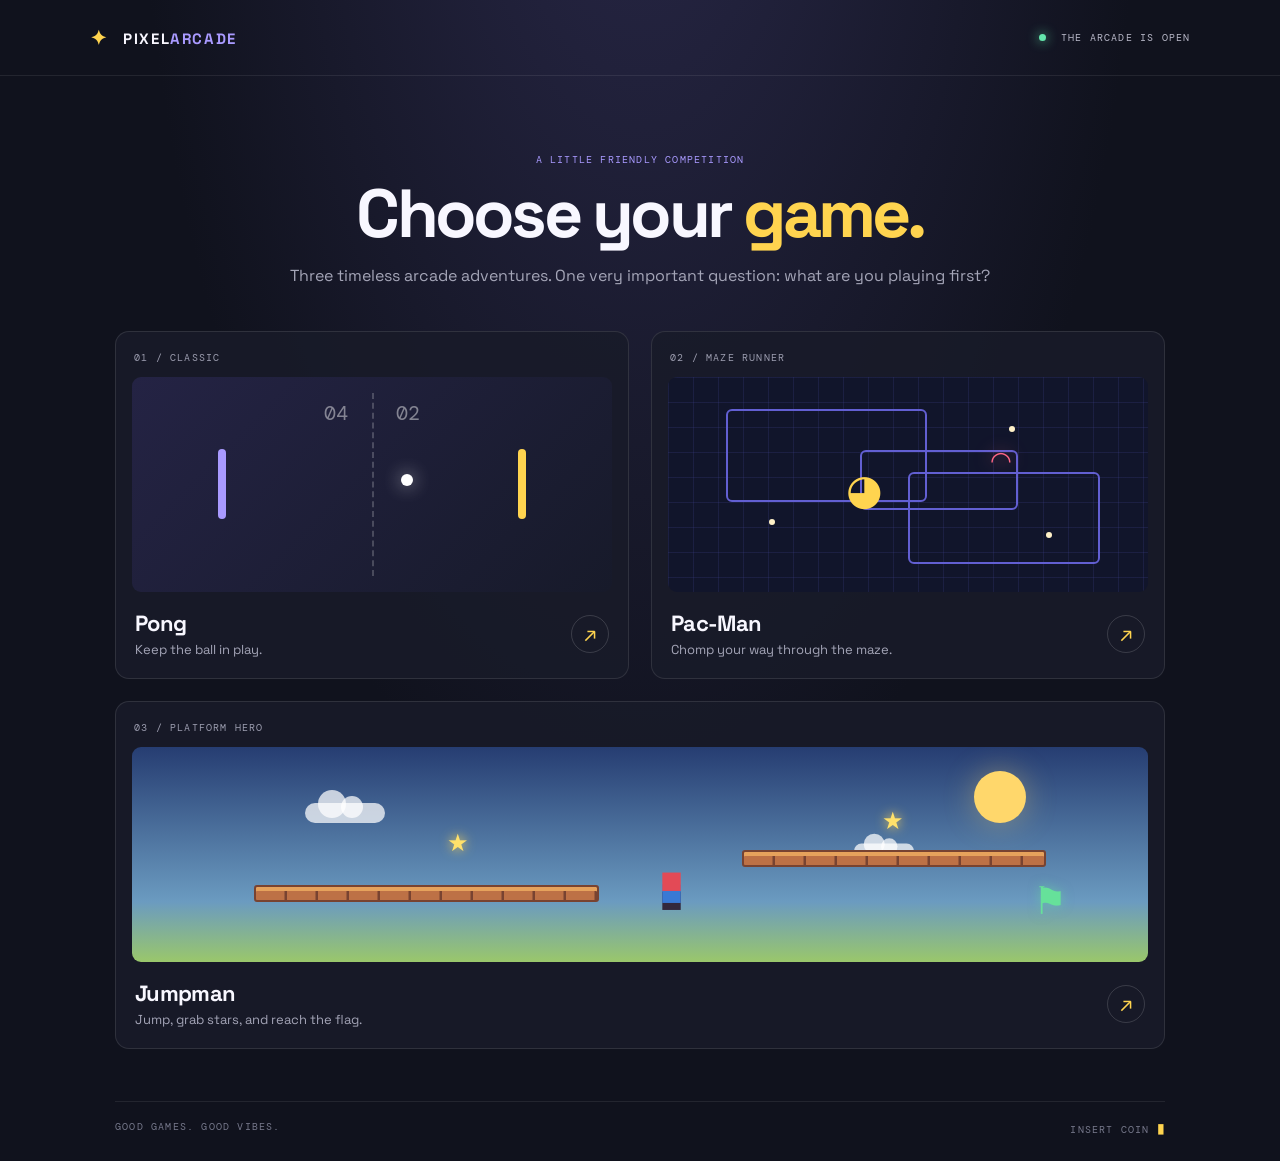
<file: index.html>
<!DOCTYPE html>
<html lang="en">
<head>
  <meta charset="UTF-8">
  <meta http-equiv="refresh" content="0; url=./slim/index.html">
  <title>Redirecting to Pixel Arcade</title>
  <script>
    window.location.replace('./slim/index.html');
  </script>
</head>
<body>
  <p>Redirecting to <a href="./slim/index.html">Pixel Arcade</a>...</p>
</body>
</html>
</file>
<file: slim/styles/styles.css>
@import url('https://fonts.googleapis.com/css2?family=DM+Mono:wght@400;500&family=Space+Grotesk:wght@400;500;600;700&display=swap');

:root { color-scheme: dark; --bg: #10121d; --panel: #191b29; --text: #f8f7ff; --muted: #a4a5b7; --purple: #a99aff; --yellow: #ffd44f; }
* { box-sizing: border-box; }
body { margin: 0; min-height: 100vh; color: var(--text); background: radial-gradient(ellipse at 50% -25%, #292849 0, var(--bg) 56%); font-family: 'Space Grotesk', sans-serif; }
button { color: inherit; font: inherit; }
.topbar { height: 76px; padding: 0 clamp(22px, 7vw, 110px); display: flex; align-items: center; justify-content: space-between; border-bottom: 1px solid rgba(255,255,255,.08); }
.brand { color: var(--text); text-decoration: none; font-size: 15px; letter-spacing: .11em; font-weight: 700; }
.brand > span:last-child { color: var(--purple); }.brand-mark { color: var(--yellow); margin-right: 9px; font-size: 20px; vertical-align: -1px; }
.topbar-note, .eyebrow, .card-index, .page-footer { font-family: 'DM Mono', monospace; letter-spacing: .12em; font-size: 10px; }
.topbar-note { color: #b8b8c8; }.status-dot { display: inline-block; width: 7px; height: 7px; margin-right: 8px; border-radius: 50%; background: #64e6ac; box-shadow: 0 0 12px #64e6ac; }
.page-shell { width: min(1050px, calc(100% - 44px)); margin: 0 auto; }
.intro { text-align: center; padding: 77px 0 45px; }.eyebrow { color: var(--purple); margin: 0 0 14px; }.intro h1 { font-size: clamp(42px, 7vw, 68px); line-height: 1; letter-spacing: -.055em; margin: 0; }.intro h1 span { color: var(--yellow); }.intro-copy { color: var(--muted); font-size: 16px; margin: 17px 0 0; }
.game-picker { display: grid; grid-template-columns: repeat(2, minmax(0, 1fr)); gap: 22px; }.game-card { display: block; min-width: 0; padding: 16px; border: 1px solid rgba(255,255,255,.1); border-radius: 14px; background: rgba(25,27,41,.86); text-align: left; cursor: pointer; transition: transform .2s, border-color .2s, box-shadow .2s; }.game-card:hover, .game-card:focus-visible { transform: translateY(-5px); border-color: rgba(169,154,255,.75); box-shadow: 0 16px 45px rgba(0,0,0,.24); outline: none; }.card-index { display: block; color: #9c9daf; margin: 3px 2px 13px; }
.game-art { height: 215px; width: 100%; display: block; position: relative; overflow: hidden; border-radius: 9px; }.pong-art { background: linear-gradient(135deg, #242344, #171a2a); }.pong-art:after { content: ''; position: absolute; top: 16px; bottom: 16px; left: 50%; border-left: 2px dashed rgba(255,255,255,.2); }.pong-paddle { position: absolute; top: 72px; height: 70px; width: 8px; border-radius: 6px; }.paddle-left { left: 18%; background: #a99aff; }.paddle-right { right: 18%; background: #ffd44f; }.pong-ball { position: absolute; left: 56%; top: 45%; width: 12px; height: 12px; border-radius: 50%; background: white; box-shadow: 0 0 18px rgba(255,255,255,.65); }.pong-score { position: absolute; top: 23px; left: 0; right: 0; text-align: center; color: rgba(255,255,255,.45); font: 20px 'DM Mono', monospace; }.pacman-art { background-color: #11152b; background-image: linear-gradient(rgba(93,92,195,.15) 1px, transparent 1px), linear-gradient(90deg, rgba(93,92,195,.15) 1px, transparent 1px); background-size: 25px 25px; }.maze-line { position: absolute; border: 2px solid #625fd2; border-radius: 6px; }.maze-one { width: 42%; height: 43%; top: 15%; left: 12%; }.maze-two { width: 40%; height: 43%; right: 10%; bottom: 13%; }.maze-three { width: 33%; height: 28%; top: 34%; right: 27%; }.pac-face { position: absolute; left: 37%; top: 40%; font-size: 42px; color: var(--yellow); transform: rotate(0deg); }.ghost-shape { position: absolute; left: 67%; top: 31%; color: #ff6685; font-size: 25px; filter: drop-shadow(0 0 9px #ff6685); }.pac-dot { position: absolute; width: 6px; height: 6px; border-radius: 50%; background: #fff1c8; }.dot-one { top: 23%; left: 71%; }.dot-two { top: 66%; left: 21%; }.dot-three { top: 72%; right: 20%; }
.card-info { display: flex; align-items: center; justify-content: space-between; padding: 17px 3px 4px; }.card-info strong { display: block; font-size: 22px; letter-spacing: -.03em; }.card-info small { display: block; margin-top: 4px; color: var(--muted); font-size: 13px; }.play-arrow { display: grid; width: 38px; height: 38px; place-items: center; border: 1px solid rgba(255,255,255,.15); border-radius: 50%; color: var(--yellow); font-size: 21px; transition: background .2s; }.game-card:hover .play-arrow { background: rgba(255,212,79,.12); }
.game-view { max-width: 800px; margin: 0 auto; }.game-view[hidden], .game-picker[hidden], [hidden] { display: none !important; }.game-heading { display: flex; align-items: end; justify-content: space-between; margin-bottom: 20px; }.game-heading .eyebrow { margin-bottom: 6px; }.game-heading h2 { margin: 0; font-size: 36px; letter-spacing: -.04em; }.back-button, .restart-button { border: 1px solid rgba(255,255,255,.16); background: transparent; padding: 10px 14px; border-radius: 8px; cursor: pointer; color: #d3d2e0; font-size: 13px; }.back-button:hover, .restart-button:hover { border-color: var(--purple); color: white; }.game-panel { padding: 13px; border: 1px solid rgba(255,255,255,.1); border-radius: 13px; background: var(--panel); }.canvas-wrap { position: relative; width: 100%; overflow: hidden; background: #10121d; border-radius: 7px; }.canvas-wrap canvas { display: block; width: 100%; height: auto; outline: none; }.canvas-message { position: absolute; inset: 0; display: grid; place-items: center; padding: 25px; background: rgba(12,13,22,.79); color: var(--yellow); font-size: clamp(16px, 3vw, 24px); font-weight: 700; text-align: center; }.game-toolbar { display: flex; justify-content: space-between; align-items: center; gap: 15px; padding: 12px 4px 1px; }.game-toolbar p { color: var(--muted); font-size: 13px; margin: 0; }.game-toolbar kbd { border: 1px solid rgba(255,255,255,.2); border-radius: 4px; padding: 2px 5px; color: white; font: 11px 'DM Mono', monospace; }.touch-controls { display: flex; justify-content: center; gap: 14px; padding-top: 12px; }.touch-controls button { width: 58px; height: 48px; border: 1px solid #464365; border-radius: 10px; background: var(--panel); touch-action: none; }
.page-footer { display: flex; justify-content: space-between; margin: 52px 0 24px; padding-top: 18px; color: #76788b; border-top: 1px solid rgba(255,255,255,.08); }.page-footer b { color: var(--yellow); font-size: 13px; }
@media (max-width: 640px) { .topbar { height: 64px; }.topbar-note { font-size: 8px; }.intro { padding: 57px 0 32px; }.intro-copy { max-width: 350px; margin: 14px auto 0; font-size: 14px; }.game-picker { grid-template-columns: 1fr; gap: 15px; }.game-card { padding: 13px; }.game-art { height: 190px; }.page-footer { margin-top: 38px; font-size: 8px; }.game-heading h2 { font-size: 30px; }.game-toolbar { align-items: flex-start; }.game-toolbar p { max-width: 70%; line-height: 1.7; }.restart-button { white-space: nowrap; padding: 9px 10px; }.game-panel { padding: 8px; } }
@media (prefers-reduced-motion: reduce) { *, *::before, *::after { scroll-behavior: auto !important; transition-duration: .01ms !important; } }
</file>
<file: slim/styles/jumpman.css>
.jumpman-card { grid-column: 1 / -1; }
.jumpman-art { background: linear-gradient(180deg, #263d72, #6b9bc0 72%, #9ac76b); }
.jumpman-sun { position: absolute; width: 52px; height: 52px; top: 24px; right: 12%; border-radius: 50%; background: #ffd76b; box-shadow: 0 0 30px rgba(255,215,107,.35); }
.jumpman-cloud { position: absolute; width: 80px; height: 20px; border-radius: 20px; background: rgba(255,255,255,.72); }
.jumpman-cloud::before, .jumpman-cloud::after { content: ''; position: absolute; bottom: 5px; width: 28px; height: 28px; border-radius: 50%; background: inherit; }
.jumpman-cloud::before { left: 13px; }.jumpman-cloud::after { left: 36px; width: 22px; height: 22px; }
.cloud-one { top: 56px; left: 17%; }.cloud-two { top: 94px; right: 22%; transform: scale(.75); }
.jumpman-platform { position: absolute; height: 17px; border: 2px solid #784331; border-radius: 3px; background: repeating-linear-gradient(90deg, #bd7146 0 28px, #784331 29px 31px); box-shadow: inset 0 4px #e6a25c; }
.platform-one { width: 34%; left: 12%; bottom: 28%; }.platform-two { width: 30%; right: 10%; bottom: 44%; }
.jumpman-coin { position: absolute; color: #ffe16b; font-size: 24px; text-shadow: 0 0 12px #ffd44f; }
.coin-one { left: 31%; top: 37%; }.coin-two { right: 24%; top: 27%; }
.jumpman-hero { position: absolute; left: 52%; bottom: 27%; color: #e34a56; font-size: 38px; text-shadow: 0 12px 0 #3979d4, 0 19px 0 #33283c; }
.jumpman-flag { position: absolute; right: 8%; bottom: 17%; color: #66e19a; font-size: 38px; text-shadow: 0 0 12px rgba(102,225,154,.5); }
@media (max-width: 640px) { .jumpman-card { grid-column: auto; } }
</file>
